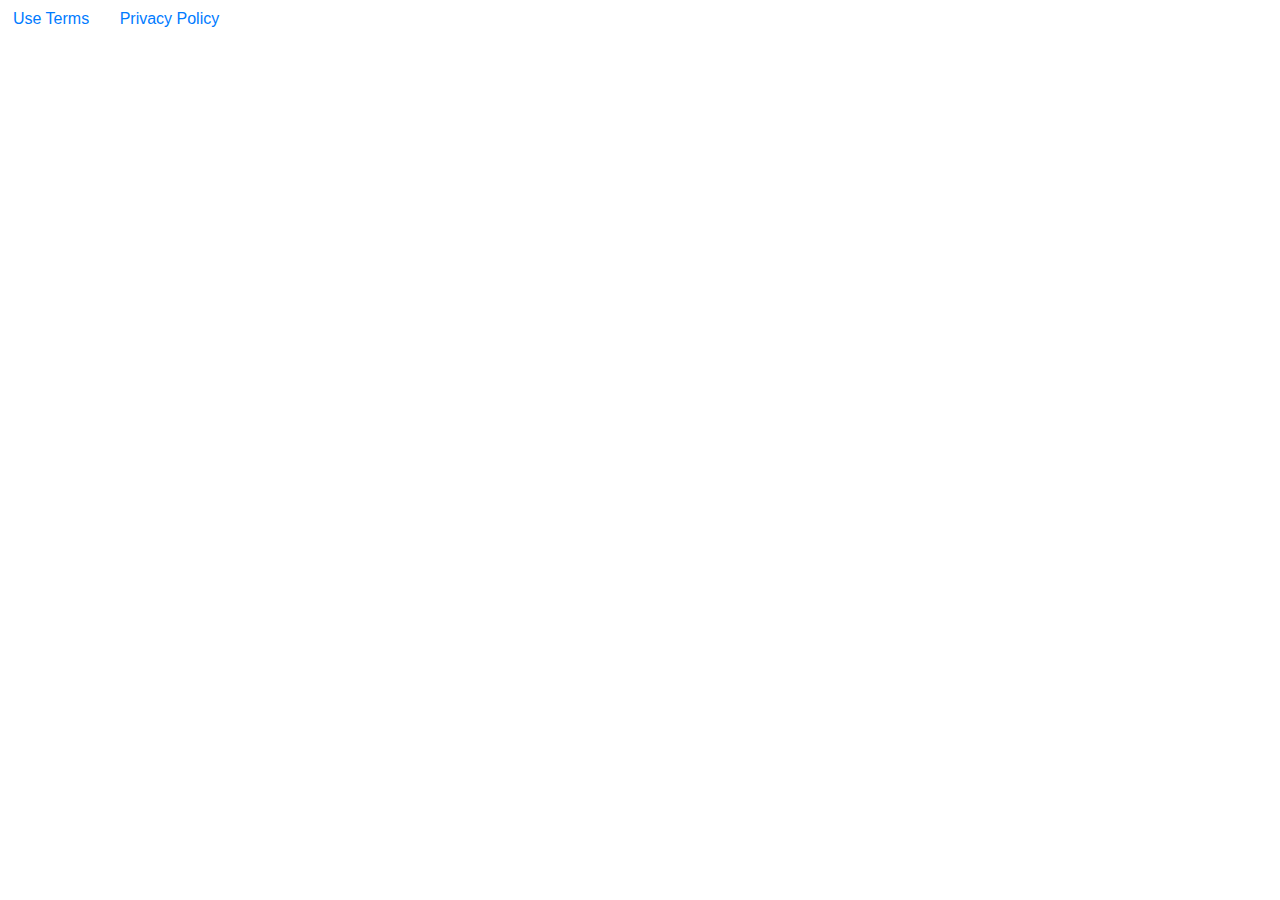
<file: index.html>
<!DOCTYPE HTML>
<html>
	<head>
		<meta charset="utf-8" />
		<meta name="viewport" content="width=device-width, initial-scale=1">
		<link rel="stylesheet" href="./styles//main.css">
		<title>UnMatch</title>
	</head>
	<body>
		<a href="./pages/terms.html" class="btn btn-link">Use Terms</a>
		<a href="./pages/privacy.html" class="btn btn-link">Privacy Policy</a>
	</body>
</html>
</file>
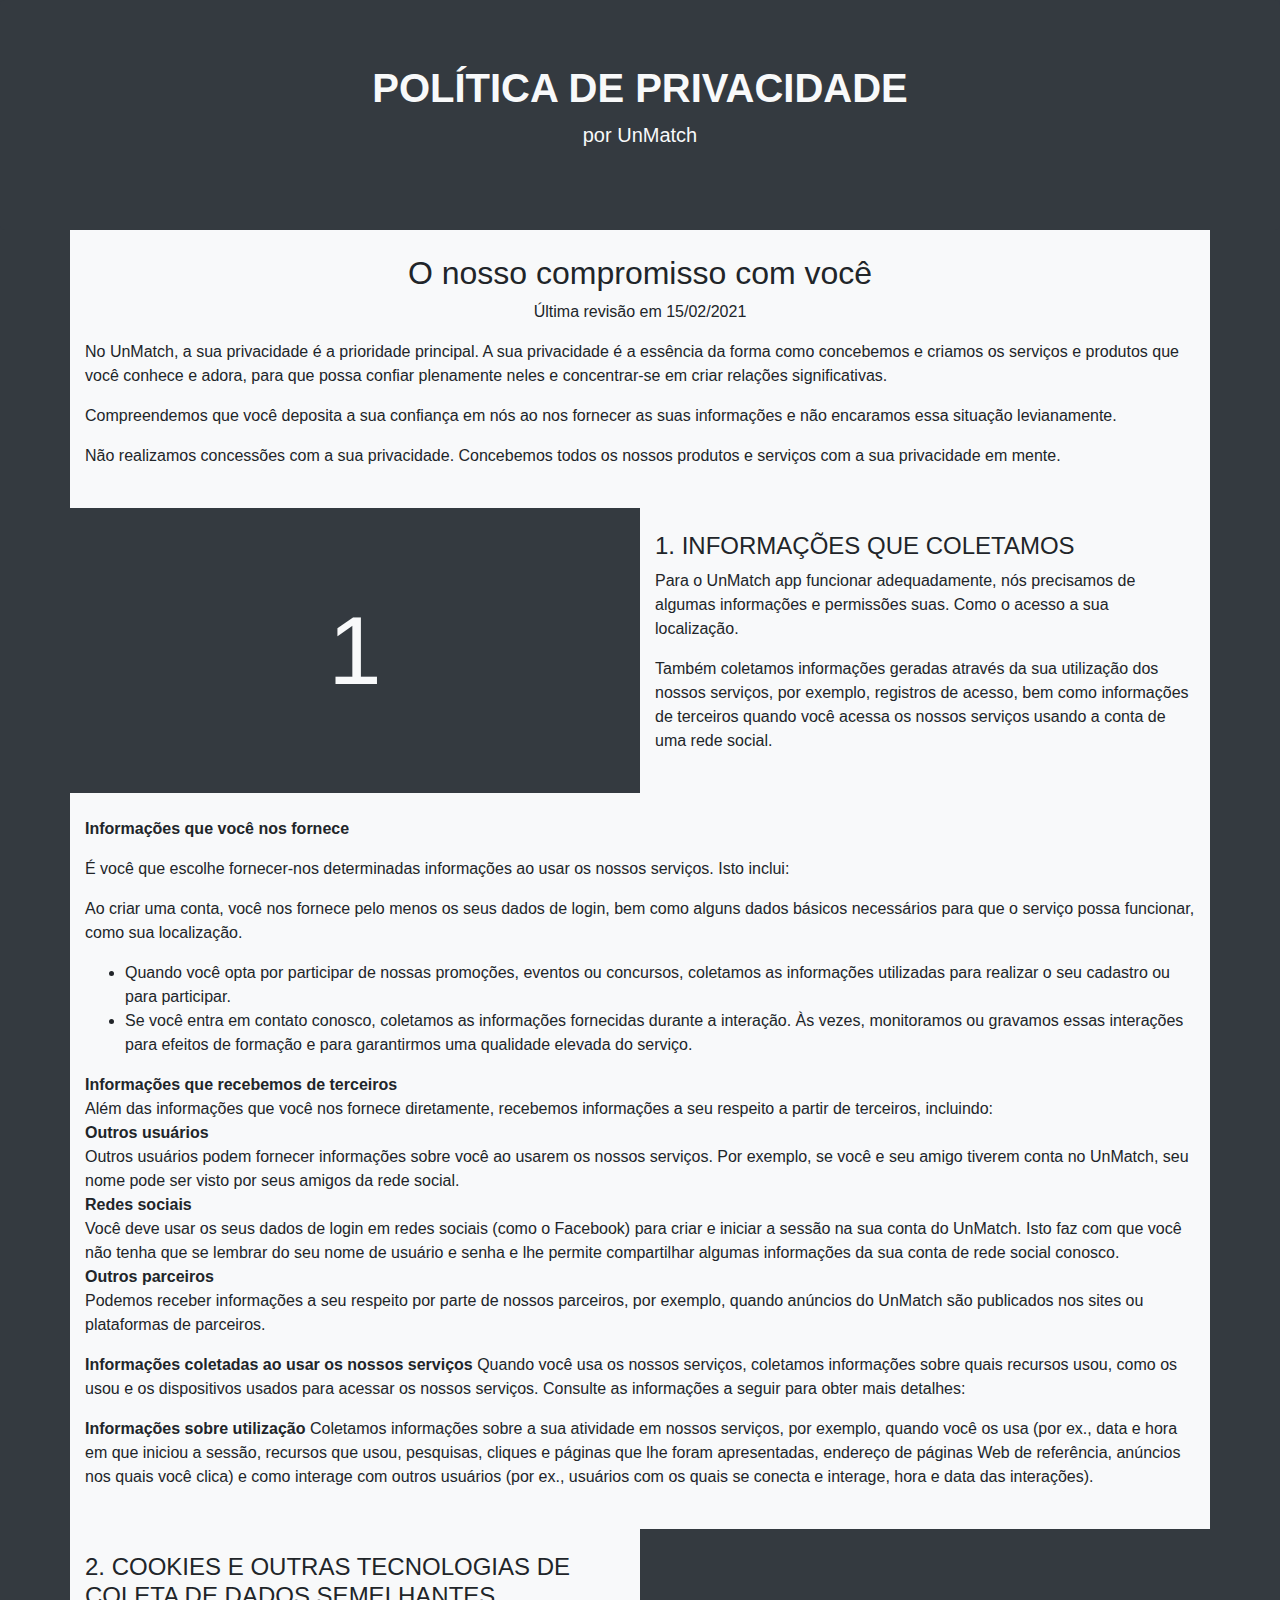
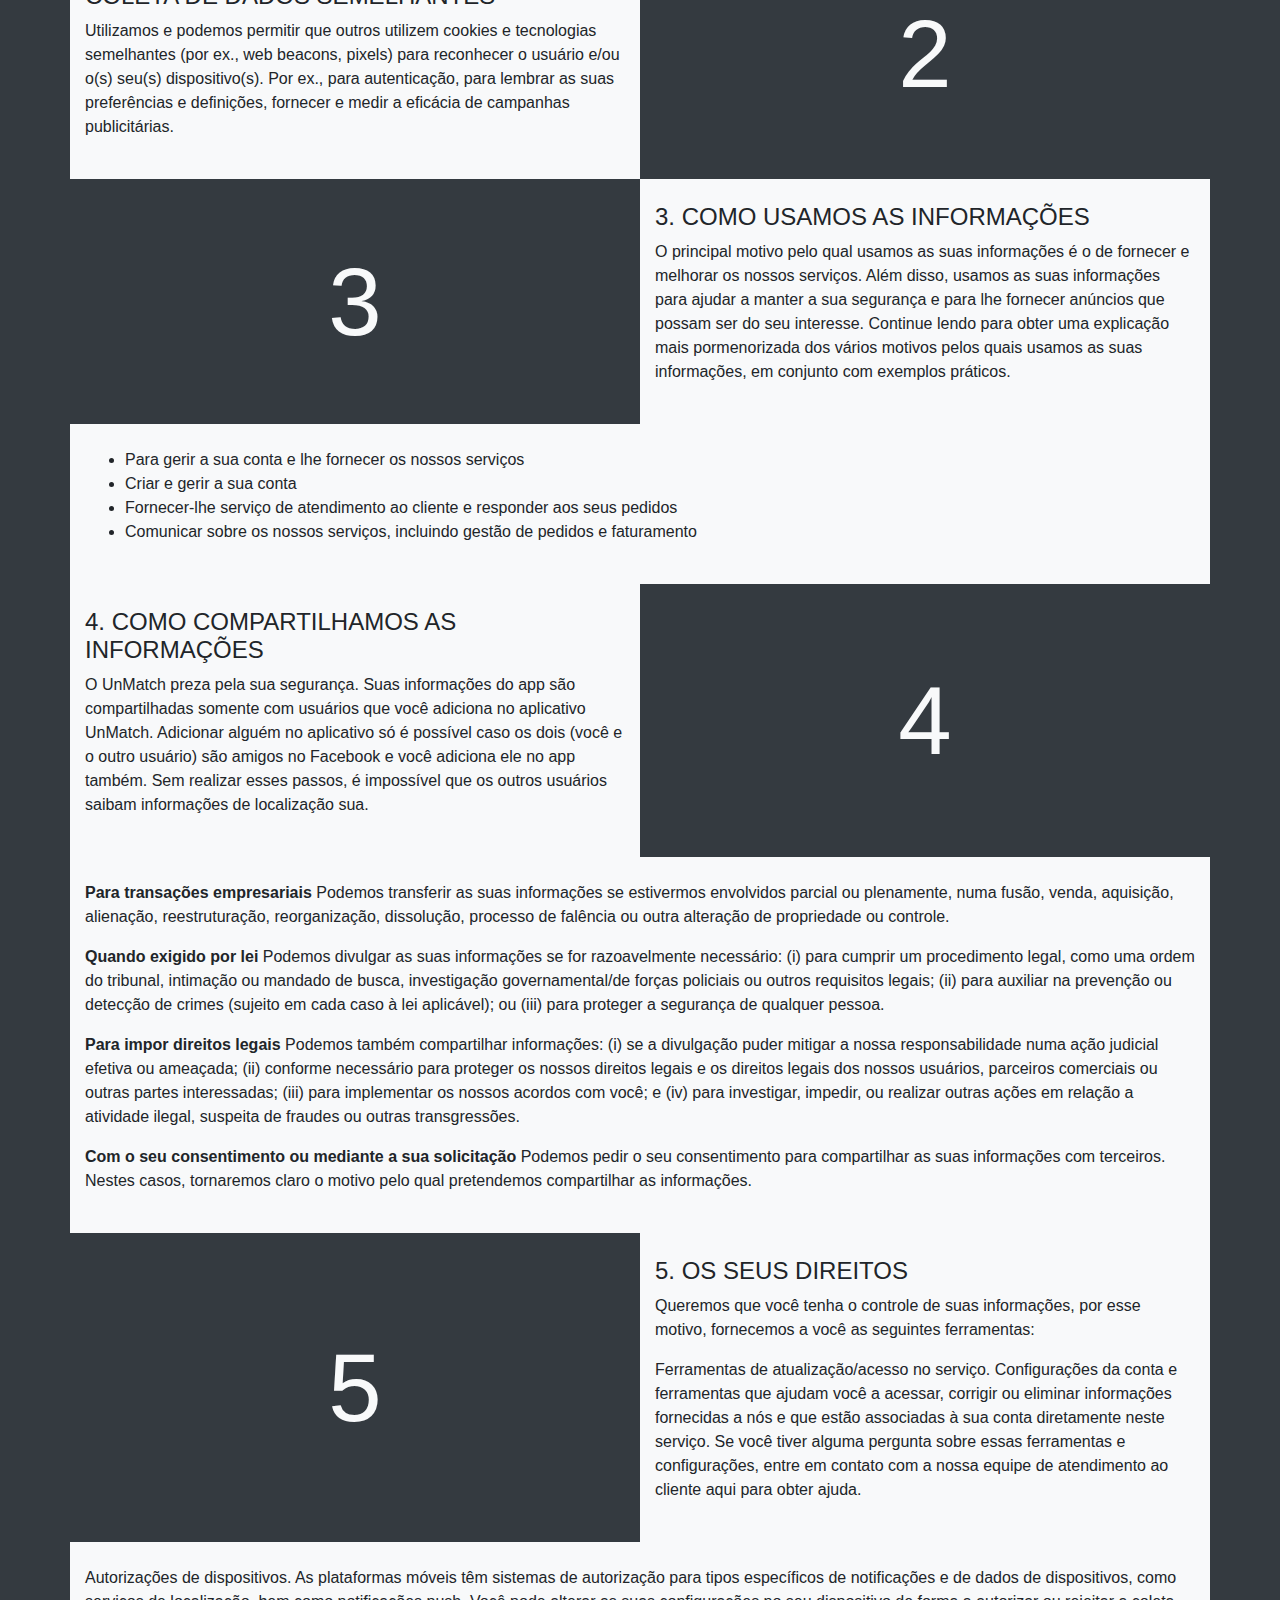
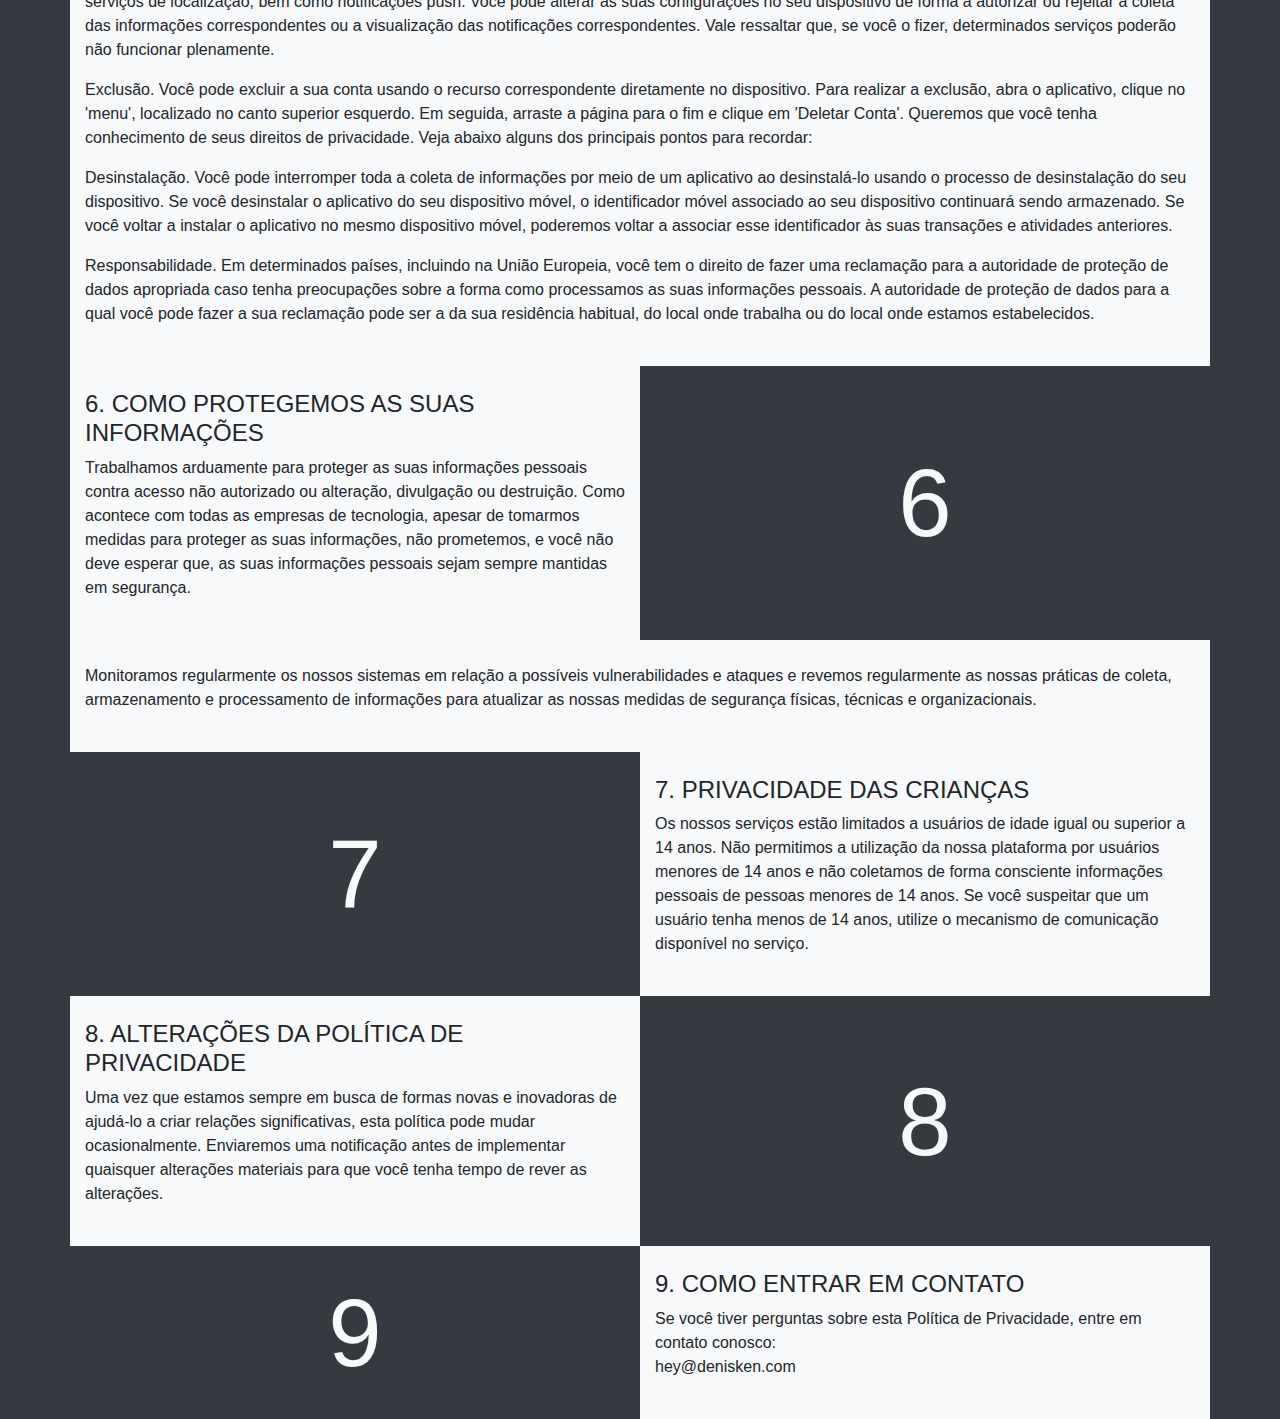
<file: pages/privacy.html>
<!DOCTYPE HTML>
<html lang="pt-br">

<head>
  <title>Privacy Policy</title>
  <meta charset="utf-8" />
  <meta name="viewport" content="width=device-width, initial-scale=1" />
  <link rel="stylesheet" href="../styles/main.css" />
</head>

<body class="bg-dark">
  
  <header class="jumbotron bg-dark my-0">
    <div class="container text-center text-light">
      <h1><strong>POLÍTICA DE PRIVACIDADE</strong></h1>
      <p class="lead">por UnMatch</p>
    </div>
  </header>
  
  <main class="container bg-light">
    <div class="row">
      <section class="container py-4">
        <header class="text-center">
          <h2>O nosso compromisso com você</h2>
          <p class="subtitle is-5">Última revisão em 15/02/2021</p>
        </header>
        <div>
          <p>
            No UnMatch, a sua privacidade é a prioridade principal. A sua privacidade é a essência da forma como concebemos e
            criamos os serviços e produtos que você conhece e adora, para que possa confiar plenamente neles e concentrar-se em
            criar relações significativas.
          </p>
          <p>
            Compreendemos que você deposita a sua confiança em nós ao nos fornecer as suas informações e não encaramos essa situação
            levianamente.
          </p>
          <p>
            Não realizamos concessões com a sua privacidade. Concebemos todos os nossos produtos e serviços com a sua privacidade em
            mente.
          </p>
        </div>
      </section>
      
      <!-- SECTION ONE -->
      <section class="container">
        <div class="row">
          <div class="col-md d-flex align-items-center justify-content-center py-4 bg-dark">
            <span class="text-light display-1">
              <strong>1</strong>
            </span>
          </div>
          
          <div class="col-md py-4">
            <h4>1. INFORMAÇÕES QUE COLETAMOS</h4>
            <p>
              Para o UnMatch app funcionar adequadamente, nós precisamos de algumas informações e permissões suas. Como o acesso a sua localização.  
            </p>
            <p>
              Também coletamos informações geradas através da sua utilização dos nossos serviços, por exemplo, registros de acesso,
              bem como informações de terceiros quando você acessa os nossos serviços usando a conta de uma rede social.
            </p>
          </div>
        </div>
        
        <div class="py-4">
          <p>
            <strong>Informações que você nos fornece</strong>
          </p>
          <p>É você que escolhe fornecer-nos determinadas informações ao usar os nossos serviços. Isto inclui:</p>
          <p>
            Ao criar uma conta, você nos fornece pelo menos os seus dados de login, bem como alguns dados básicos necessários para
            que o serviço possa funcionar, como sua localização.
          </p>
          
          <ul>
            <li>
              Quando você opta por participar de nossas promoções, eventos ou concursos, coletamos as informações utilizadas para
              realizar o seu cadastro ou para participar.
            </li>
            <li>
              Se você entra em contato conosco, coletamos as informações fornecidas durante a
              interação. Às vezes, monitoramos ou gravamos essas interações para efeitos de formação e para garantirmos uma qualidade
              elevada do serviço.
            </li>
          </ul>
          
          <p>
            <strong>Informações que recebemos de terceiros</strong><br>
            Além das informações que você nos fornece diretamente, recebemos informações a seu respeito a partir de terceiros,
            incluindo:<br>
            <strong>Outros usuários</strong><br>
            Outros usuários podem fornecer informações sobre você ao usarem os nossos serviços. Por exemplo, se você e seu amigo
            tiverem conta no UnMatch, seu nome pode ser visto por seus amigos da rede social.<br>
            <strong>Redes sociais</strong><br>
            Você deve usar os seus dados de login em redes sociais (como o Facebook) para criar e iniciar a sessão na sua conta do
            UnMatch. Isto faz com que você não tenha que se lembrar do seu nome de usuário e senha e lhe permite compartilhar
            algumas informações da sua conta de rede social conosco.<br>
            <strong>Outros parceiros</strong><br>
            Podemos receber informações a seu respeito por parte de nossos parceiros, por exemplo, quando anúncios do UnMatch são
            publicados nos sites ou plataformas de parceiros.<br>
          </p>
          <p>
            <strong>Informações coletadas ao usar os nossos serviços</strong>
            Quando você usa os nossos serviços, coletamos informações sobre quais recursos usou, como os usou e os dispositivos
            usados para acessar os nossos serviços. Consulte as informações a seguir para obter mais detalhes:
          </p>
          <p>
            <strong>Informações sobre utilização</strong>
            Coletamos informações sobre a sua atividade em nossos serviços, por exemplo, quando você os usa (por ex., data e hora em
            que iniciou a sessão, recursos que usou, pesquisas, cliques e páginas que lhe foram apresentadas, endereço de páginas
            Web de referência, anúncios nos quais você clica) e como interage com outros usuários (por ex., usuários com os quais se
            conecta e interage, hora e data das interações).
          </p>
        </div>
      </section>
      
      <!-- SECTION TWO -->
      <section class="container">
        <div class="row">
          <div class="col-md py-4">
            <h4>2. COOKIES E OUTRAS TECNOLOGIAS DE COLETA DE DADOS SEMELHANTES</h4>
            <p>
              Utilizamos e podemos permitir que outros utilizem cookies e tecnologias semelhantes (por ex., web beacons, pixels) para
              reconhecer o usuário e/ou o(s) seu(s) dispositivo(s). Por ex., para autenticação, para lembrar as suas preferências e
              definições, fornecer e medir a eficácia de campanhas publicitárias.
            </p>
          </div>
          <div class="col-md d-flex align-items-center justify-content-center py-4 bg-dark">
            <span class="text-light display-1">
              <strong>2</strong>
            </span>
          </div>
        </div>
      </section>
      
      <!-- SECTION THREE -->
      <section class="container">
        <div class="row">
          <div class="col-md d-flex align-items-center justify-content-center py-4 bg-dark">
            <span class="text-light display-1">
              <strong>3</strong>
            </span>
          </div>
          <div class="col-md py-4">
            <h4>3. COMO USAMOS AS INFORMAÇÕES</h4>
            <p>
              O principal motivo pelo qual usamos as suas informações é o de fornecer e melhorar os nossos serviços. Além disso,
              usamos as suas informações para ajudar a manter a sua segurança e para lhe fornecer anúncios que possam ser do seu
              interesse. Continue lendo para obter uma explicação mais pormenorizada dos vários motivos pelos quais usamos as suas
              informações, em conjunto com exemplos práticos.
            </p>
          </div>
        </div>
        
        <div class="py-4">
          <ul>
            <li>Para gerir a sua conta e lhe fornecer os nossos serviços</li>
            <li>Criar e gerir a sua conta</li>
            <li>Fornecer-lhe serviço de atendimento ao cliente e responder aos seus pedidos</li>
            <li>Comunicar sobre os nossos serviços, incluindo gestão de pedidos e faturamento</li>
          </ul>
        </div>
      </section>
      
      <!-- SECTION FOUR -->
      <section class="container">
        <div class="row">
          <div class="col-md py-4">
            <h4>4. COMO COMPARTILHAMOS AS INFORMAÇÕES</h4>
            <p>
              O UnMatch preza pela sua segurança. Suas informações do app são compartilhadas somente com usuários que você adiciona no aplicativo UnMatch.
              Adicionar alguém no aplicativo só é possível caso os dois (você e o outro usuário) são amigos no Facebook e você adiciona ele no app também.
              Sem realizar esses passos, é impossível que os outros usuários saibam informações de localização sua.
            </p>
          </div>
          <div class="col-md d-flex align-items-center justify-content-center py-4 bg-dark">
            <span class="text-light display-1">
              <strong>4</strong>
            </span>
          </div>
        </div>
        
        <div class="py-4">
          <p>
            <strong>Para transações empresariais</strong>
            Podemos transferir as suas informações se estivermos envolvidos parcial ou plenamente, numa fusão, venda, aquisição,
            alienação, reestruturação, reorganização, dissolução, processo de falência ou outra alteração de propriedade ou
            controle.
          </p>
          
          <p>
            <strong>Quando exigido por lei</strong>
            Podemos divulgar as suas informações se for razoavelmente necessário: (i) para cumprir um procedimento legal, como uma
            ordem do tribunal, intimação ou mandado de busca, investigação governamental/de forças policiais ou outros requisitos
            legais; (ii) para auxiliar na prevenção ou detecção de crimes (sujeito em cada caso à lei aplicável); ou (iii) para
            proteger a segurança de qualquer pessoa.
          </p>
          
          <p>
            <strong>Para impor direitos legais</strong>
            Podemos também compartilhar informações: (i) se a divulgação puder mitigar a nossa responsabilidade numa ação judicial
            efetiva ou ameaçada; (ii) conforme necessário para proteger os nossos direitos legais e os direitos legais dos nossos
            usuários, parceiros comerciais ou outras partes interessadas; (iii) para implementar os nossos acordos com você; e (iv)
            para investigar, impedir, ou realizar outras ações em relação a atividade ilegal, suspeita de fraudes ou outras
            transgressões.
          </p>
          
          <p>
            <strong>Com o seu consentimento ou mediante a sua solicitação</strong>
            Podemos pedir o seu consentimento para compartilhar as suas informações com terceiros. Nestes casos, tornaremos claro o
            motivo pelo qual pretendemos compartilhar as informações.
          </p>
        </div>
      </section>

      <!-- SECTION FIVE -->
      <section class="container">
        <div class="row">
          <div class="col-md d-flex align-items-center justify-content-center py-4 bg-dark">
            <span class="text-light display-1">
              <strong>5</strong>
            </span>
          </div>
          <div class="col-md py-4">
            <h4>5. OS SEUS DIREITOS</h4>
            <p>
              Queremos que você tenha o controle de suas informações, por esse motivo, fornecemos a você as seguintes ferramentas:
            </p>
            <p>
              Ferramentas de atualização/acesso no serviço. Configurações da conta e ferramentas que ajudam você a acessar, corrigir
              ou eliminar informações fornecidas a nós e que estão associadas à sua conta diretamente neste serviço. Se você tiver
              alguma pergunta sobre essas ferramentas e configurações, entre em contato com a nossa equipe de atendimento ao cliente
              aqui para obter ajuda.
            </p>
          </div>
        </div>
        
        <div class="py-4">
          <p>
            Autorizações de dispositivos. As plataformas móveis têm sistemas de autorização para tipos específicos de notificações e
            de dados de dispositivos, como serviços de localização, bem como notificações push. Você pode
            alterar as suas configurações no seu dispositivo de forma a autorizar ou rejeitar a coleta das informações
            correspondentes ou a visualização das notificações correspondentes. Vale ressaltar que, se você o fizer, determinados
            serviços poderão não funcionar plenamente.
          </p>

          <p>
            Exclusão. Você pode excluir a sua conta usando o recurso correspondente diretamente no dispositivo.
            Para realizar a exclusão, abra o aplicativo, clique no 'menu', localizado no canto superior esquerdo. Em seguida, arraste
            a página para o fim e clique em 'Deletar Conta'.
            Queremos que você tenha conhecimento de seus direitos de privacidade. Veja abaixo alguns dos principais pontos para
            recordar:
          </p>
          
          <p>
            Desinstalação. Você pode interromper toda a coleta de informações por meio de um aplicativo ao desinstalá-lo usando o
            processo de desinstalação do seu dispositivo. Se você desinstalar o aplicativo do seu dispositivo móvel, o identificador
            móvel associado ao seu dispositivo continuará sendo armazenado. Se você voltar a instalar o aplicativo no mesmo
            dispositivo móvel, poderemos voltar a associar esse identificador às suas transações e atividades anteriores.
          </p>
          
          <p>
            Responsabilidade. Em determinados países, incluindo na União Europeia, você tem o direito de fazer uma reclamação para a
            autoridade de proteção de dados apropriada caso tenha preocupações sobre a forma como processamos as suas informações
            pessoais. A autoridade de proteção de dados para a qual você pode fazer a sua reclamação pode ser a da sua residência
            habitual, do local onde trabalha ou do local onde estamos estabelecidos.
          </p>

        </div>
      </section>

      <!-- SECTION SIX -->
      <section class="container">
        <div class="row">
          <div class="col-md py-4">
            <h4>6. COMO PROTEGEMOS AS SUAS INFORMAÇÕES</h4>
            <p>
              Trabalhamos arduamente para proteger as suas informações pessoais contra acesso não autorizado ou alteração, divulgação
              ou destruição. Como acontece com todas as empresas de tecnologia, apesar de tomarmos medidas para proteger as suas
              informações, não prometemos, e você não deve esperar que, as suas informações pessoais sejam sempre mantidas em
              segurança.
            </p>
          </div>

          <div class="col-md d-flex align-items-center justify-content-center py-4 bg-dark">
            <span class="text-light display-1">
              <strong>6</strong>
            </span>
          </div>
        </div>
        
        <div class="py-4">
          <p>
            Monitoramos regularmente os nossos sistemas em relação a possíveis vulnerabilidades e ataques e revemos regularmente as
            nossas práticas de coleta, armazenamento e processamento de informações para atualizar as nossas medidas de segurança
            físicas, técnicas e organizacionais.
          </p>        
        </div>
      </section>
      
      <!-- SECTION SEVEN -->
      <section class="container">
        <div class="row">
          <div class="col-md d-flex align-items-center justify-content-center py-4 bg-dark">
            <span class="text-light display-1">
              <strong>7</strong>
            </span>
          </div>
          
          <div class="col-md py-4">
            <h4>7. PRIVACIDADE DAS CRIANÇAS</h4>
            <p>
              Os nossos serviços estão limitados a usuários de idade igual ou superior a 14 anos. Não permitimos a utilização da nossa
              plataforma por usuários menores de 14 anos e não coletamos de forma consciente informações pessoais de pessoas menores
              de 14 anos. Se você suspeitar que um usuário tenha menos de 14 anos, utilize o mecanismo de comunicação disponível no
              serviço.
            </p>
          </div>
        </div>
      </section>
      
      <!-- SECTION EIGHT -->
      <section class="container">
        <div class="row">
          <div class="col-md py-4">
            <h4>8. ALTERAÇÕES DA POLÍTICA DE PRIVACIDADE</h4>        
            <p>
              Uma vez que estamos sempre em busca de formas novas e inovadoras de ajudá-lo a criar relações significativas, esta
              política pode mudar ocasionalmente. Enviaremos uma notificação antes de implementar quaisquer alterações materiais para
              que você tenha tempo de rever as alterações.
            </p>
          </div>

          <div class="col-md d-flex align-items-center justify-content-center py-4 bg-dark">
            <span class="text-light display-1">
              <strong>8</strong>
            </span>
          </div>
        </div>
      </section>
      
      <!-- SECTION NINE -->
      <section class="container">
        <div class="row">
          <div class="col-md d-flex align-items-center justify-content-center py-4 bg-dark">
            <span class="text-light display-1">
              <strong>9</strong>
            </span>
          </div>
          <div class="col-md py-4">
            <h4>9. COMO ENTRAR EM CONTATO</h4>
            <p>
              Se você tiver perguntas sobre esta Política de Privacidade, entre em contato conosco:
              <br>              
              hey@denisken.com
            </p>
          </div>
        </div>
      </section>

    </div>
  </main>  
</body>
</html>
</file>
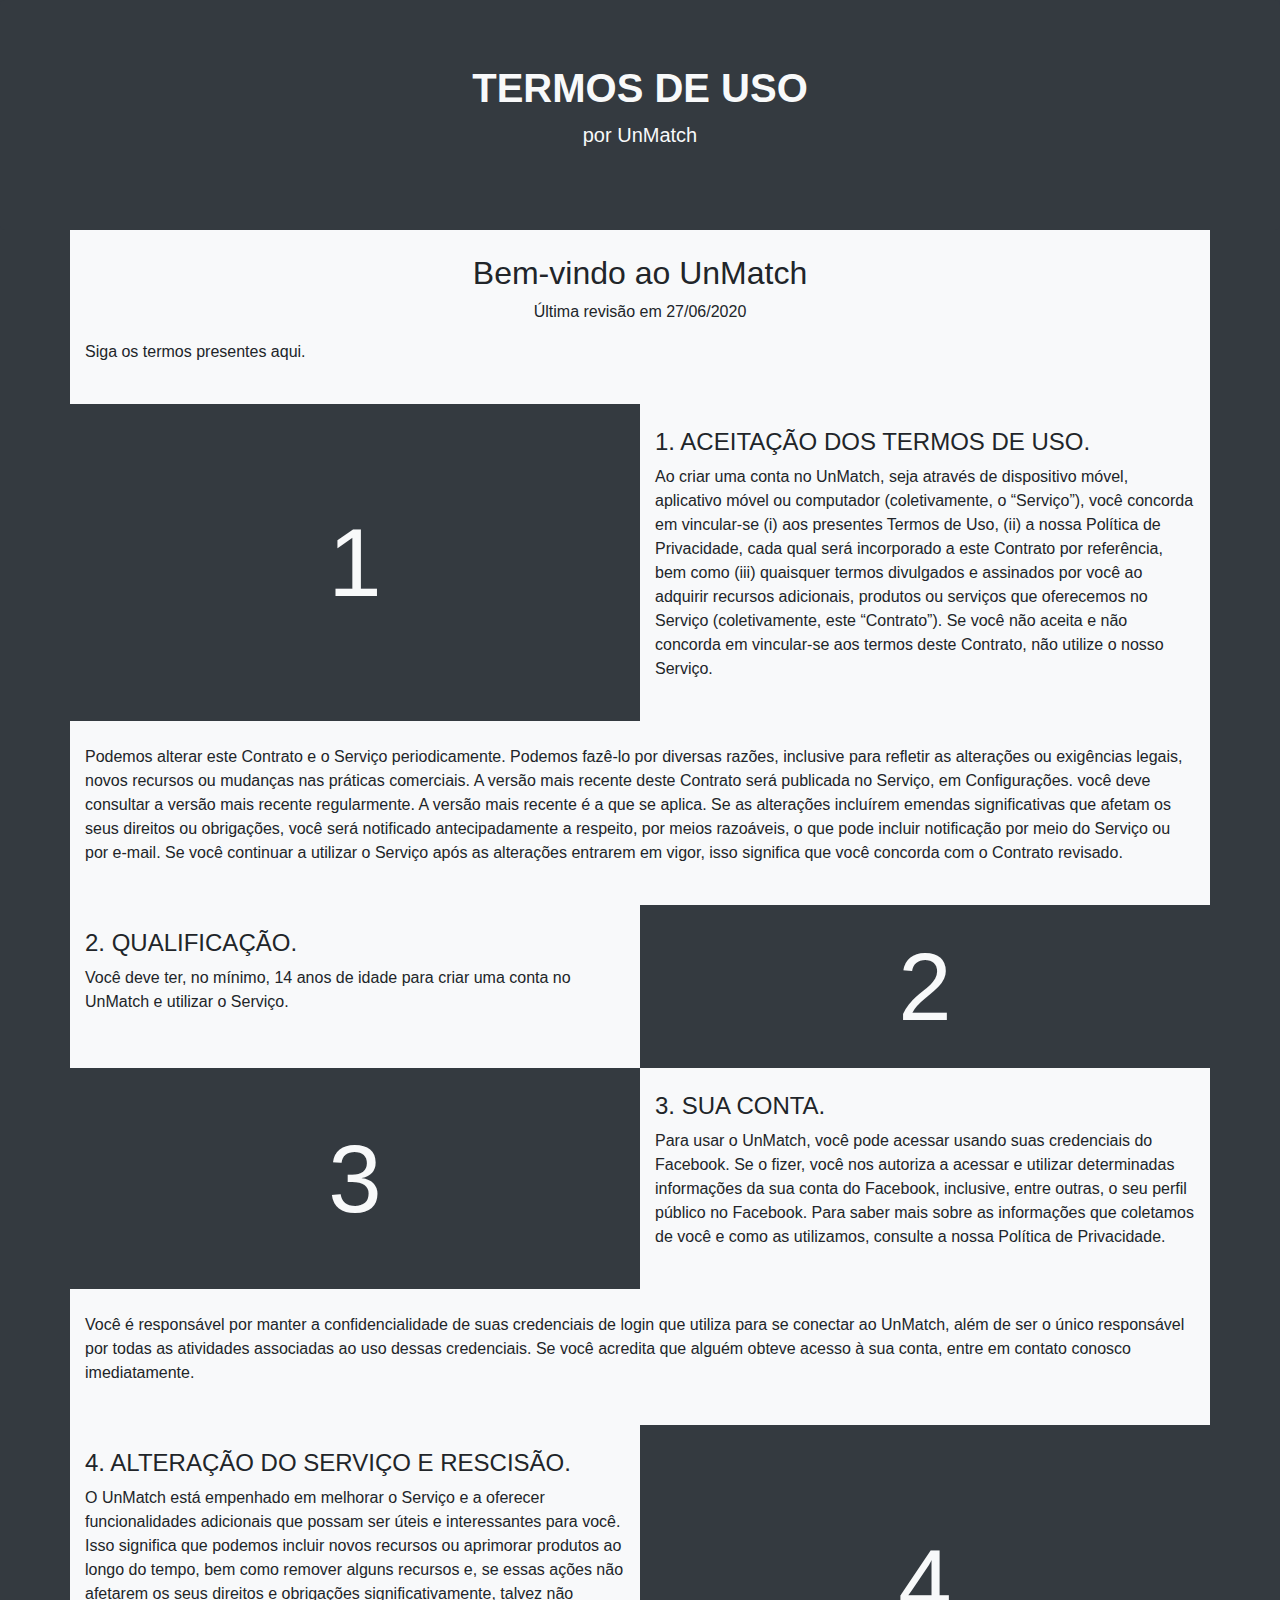
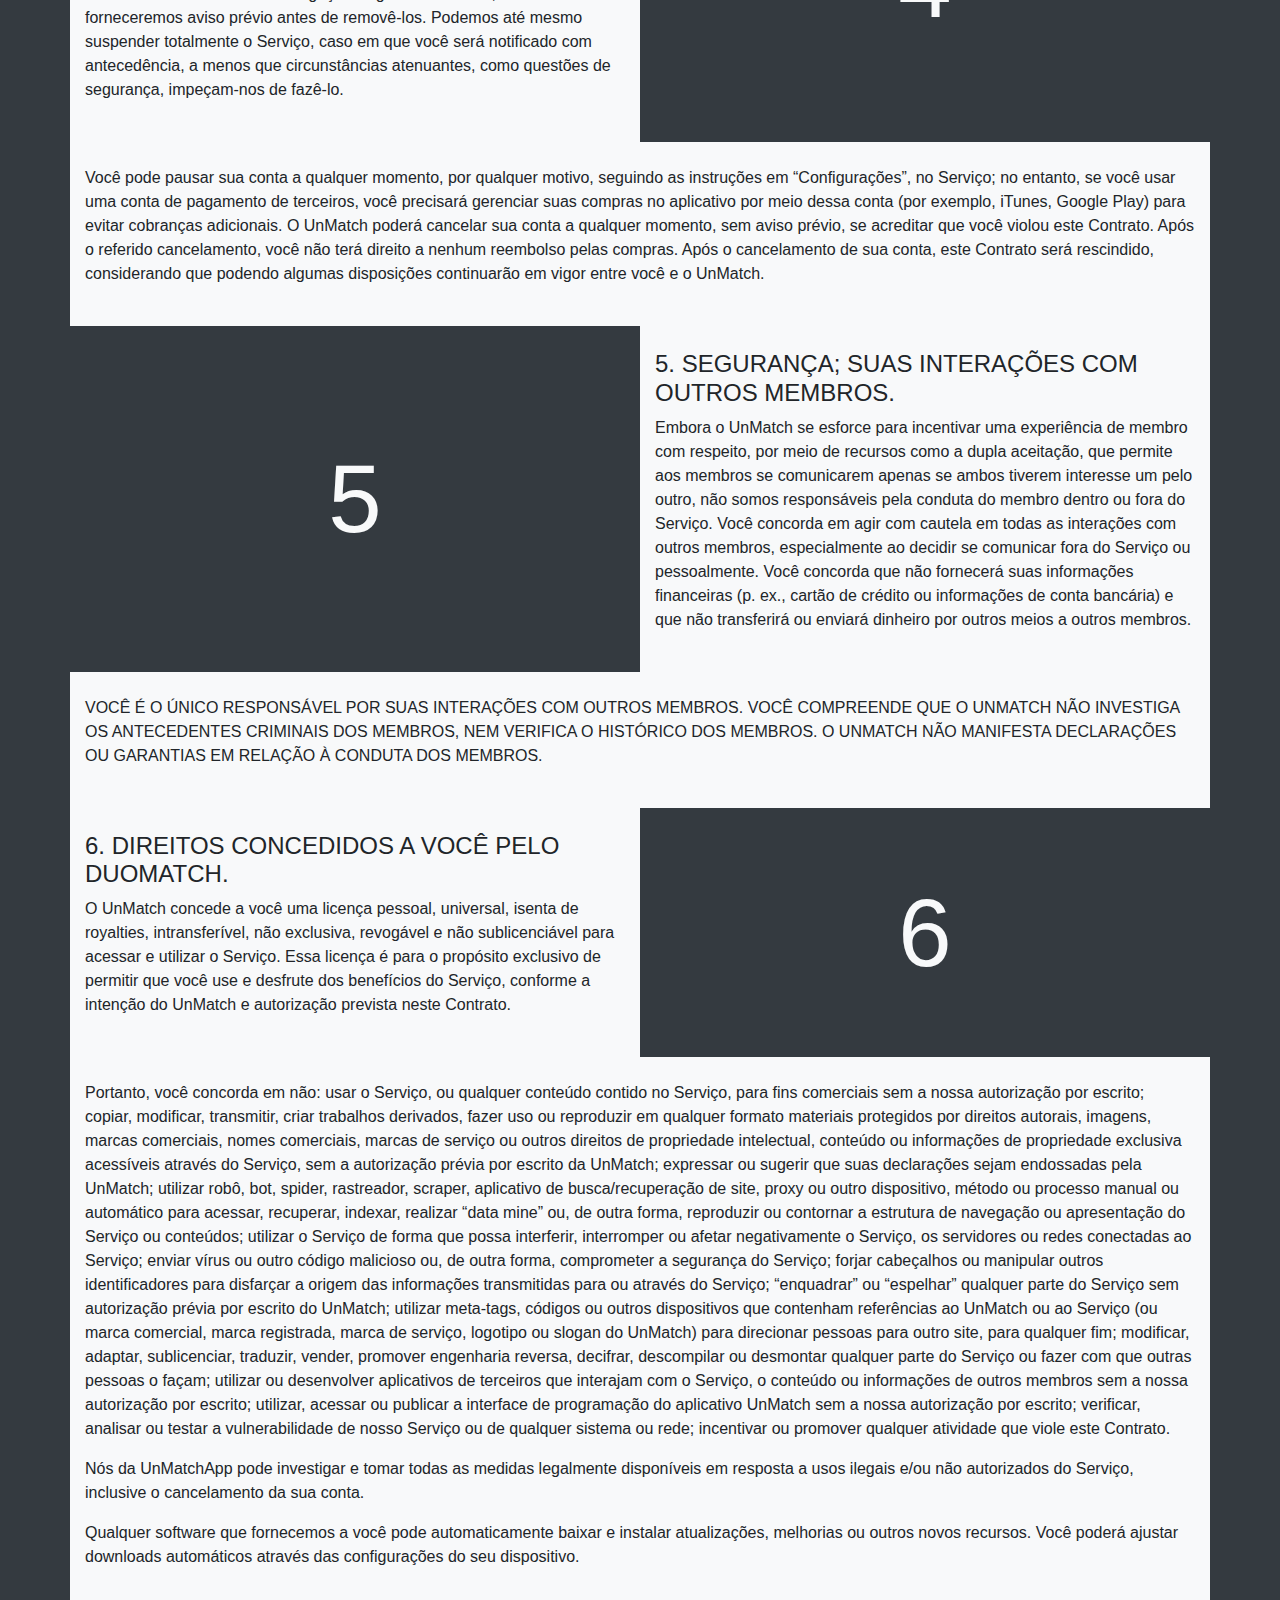
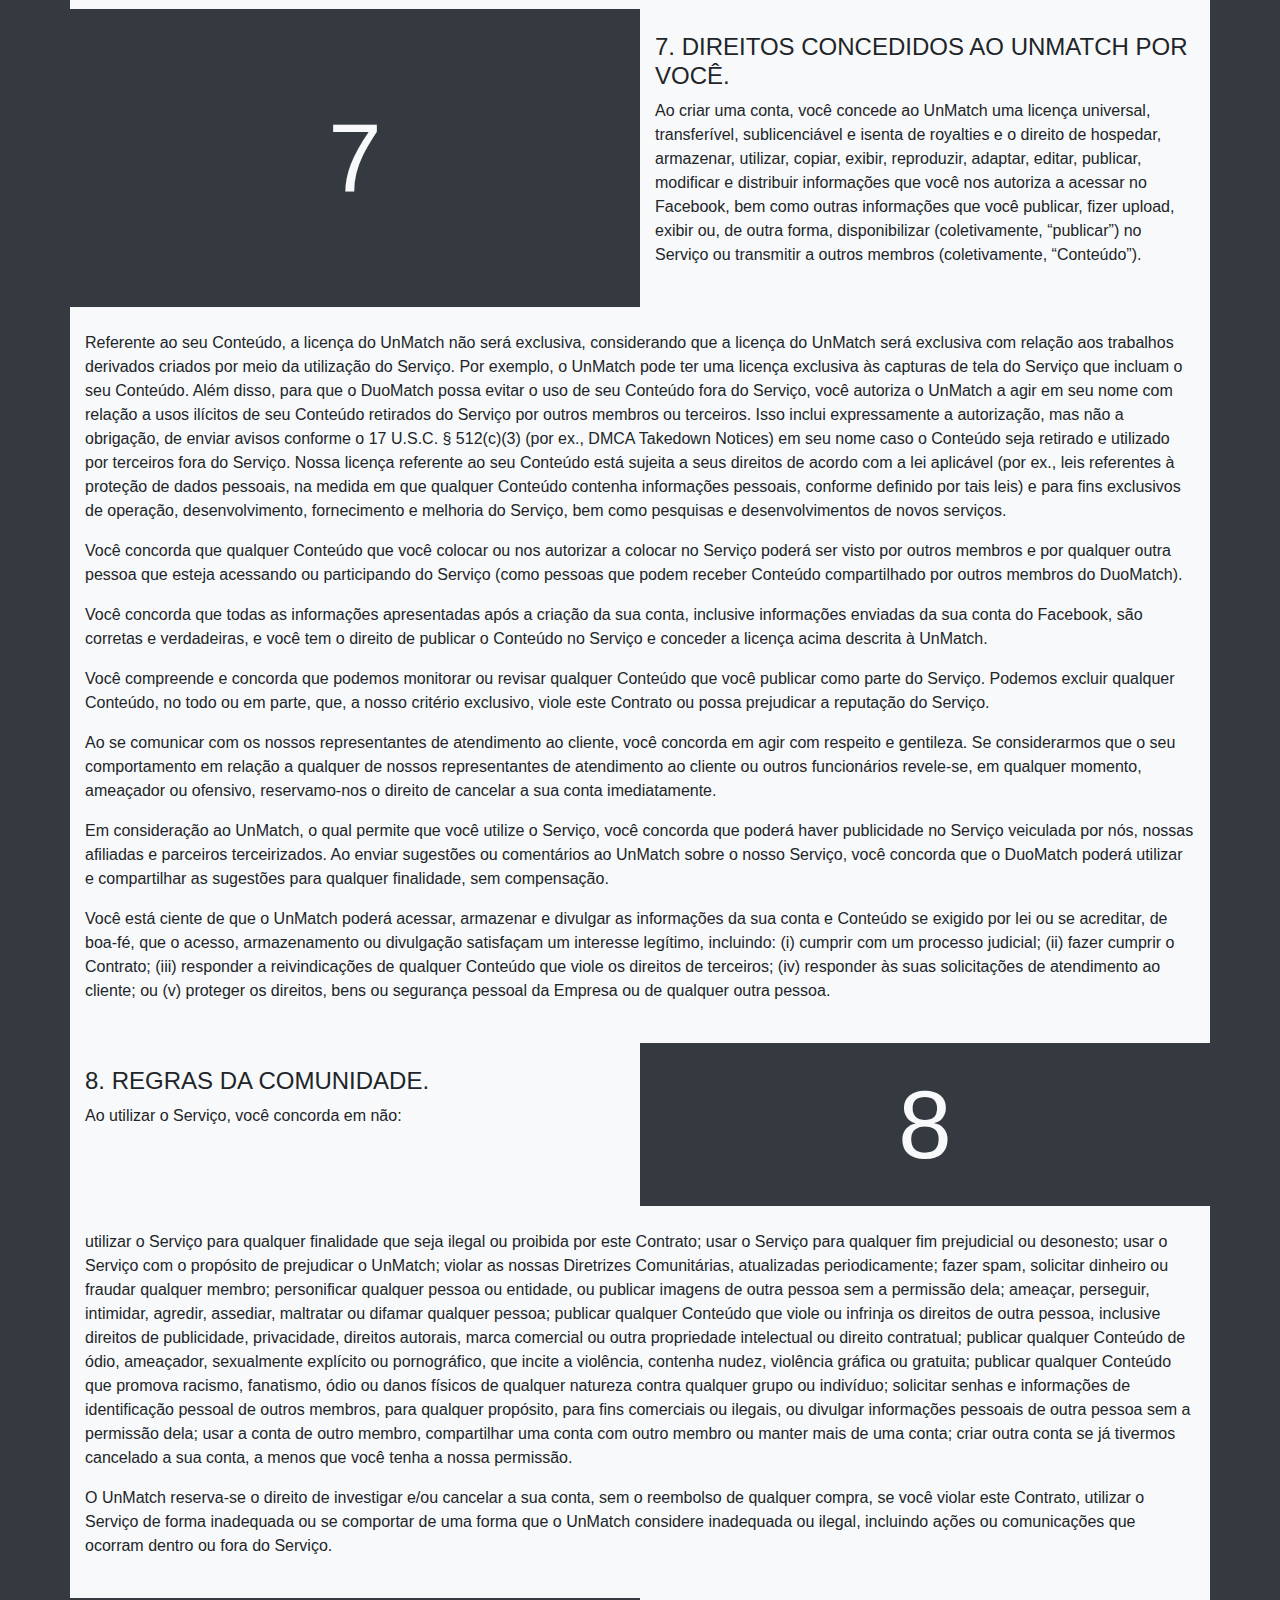
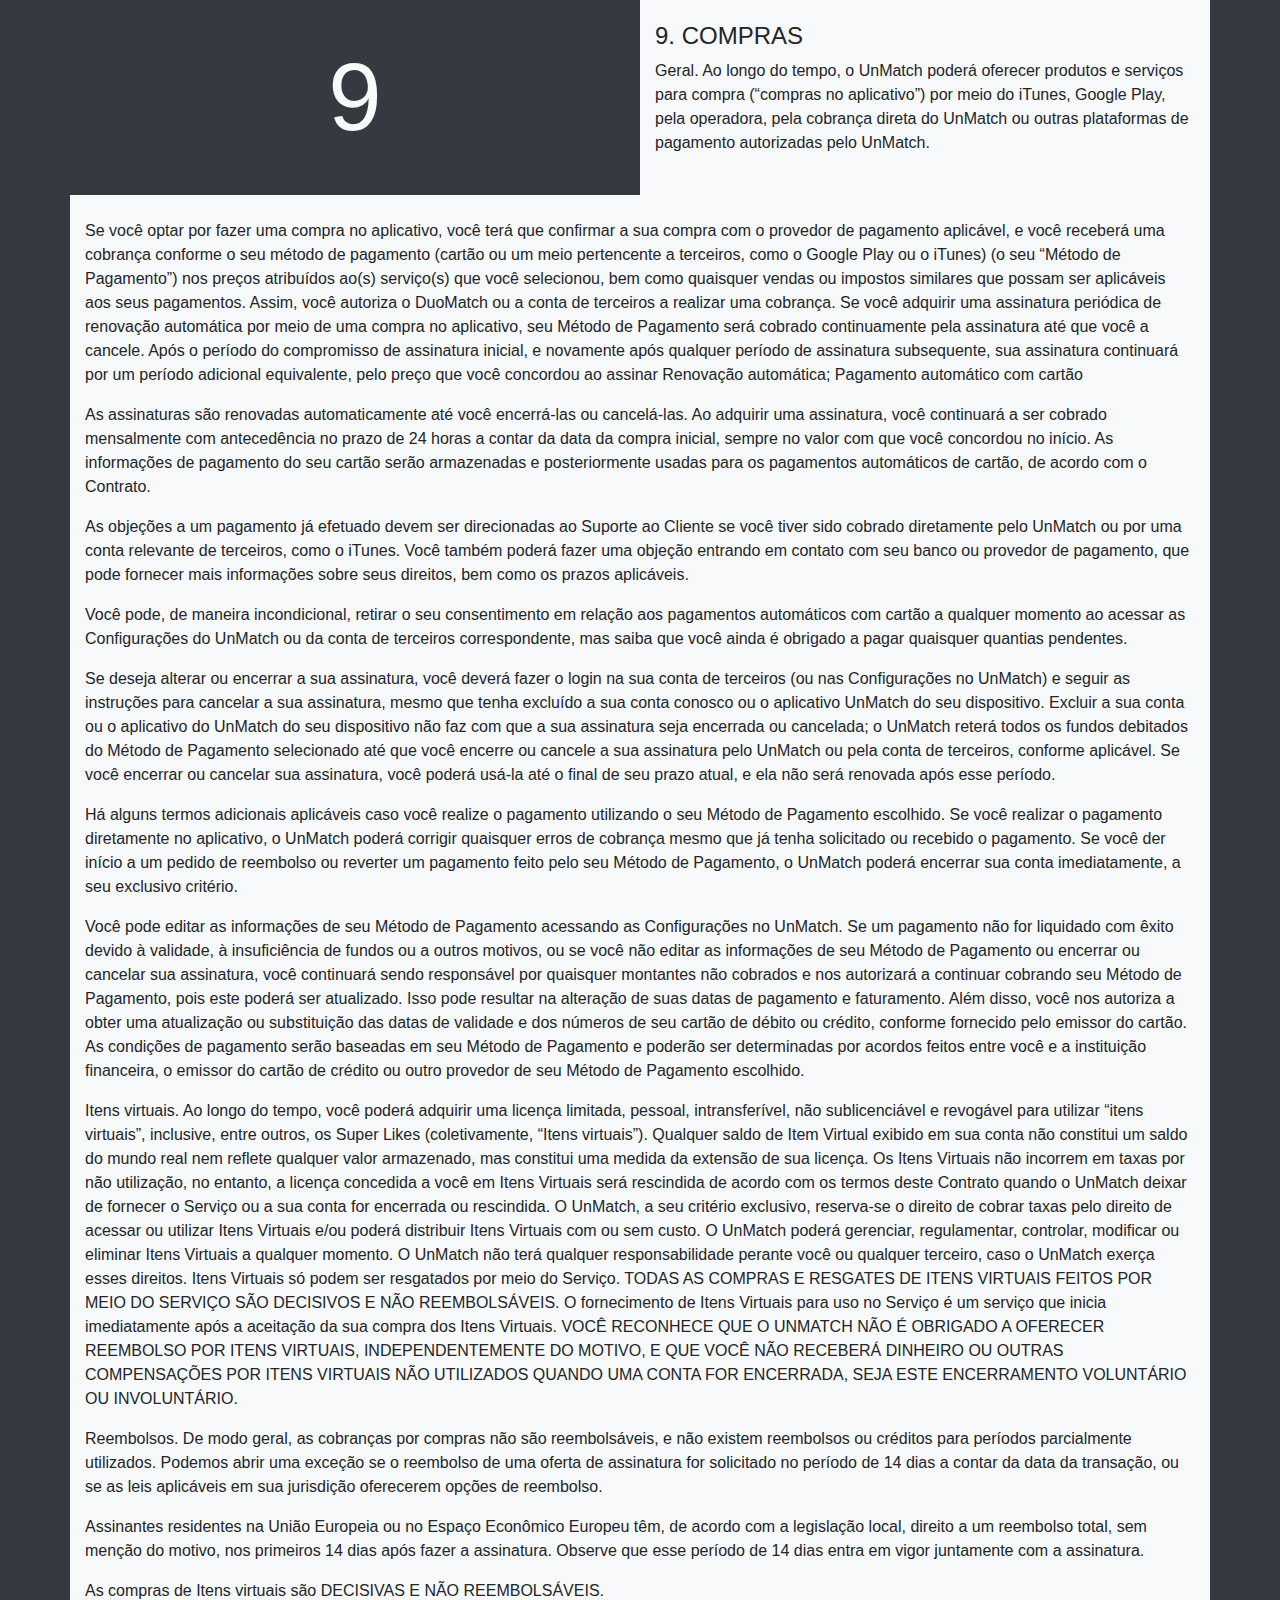
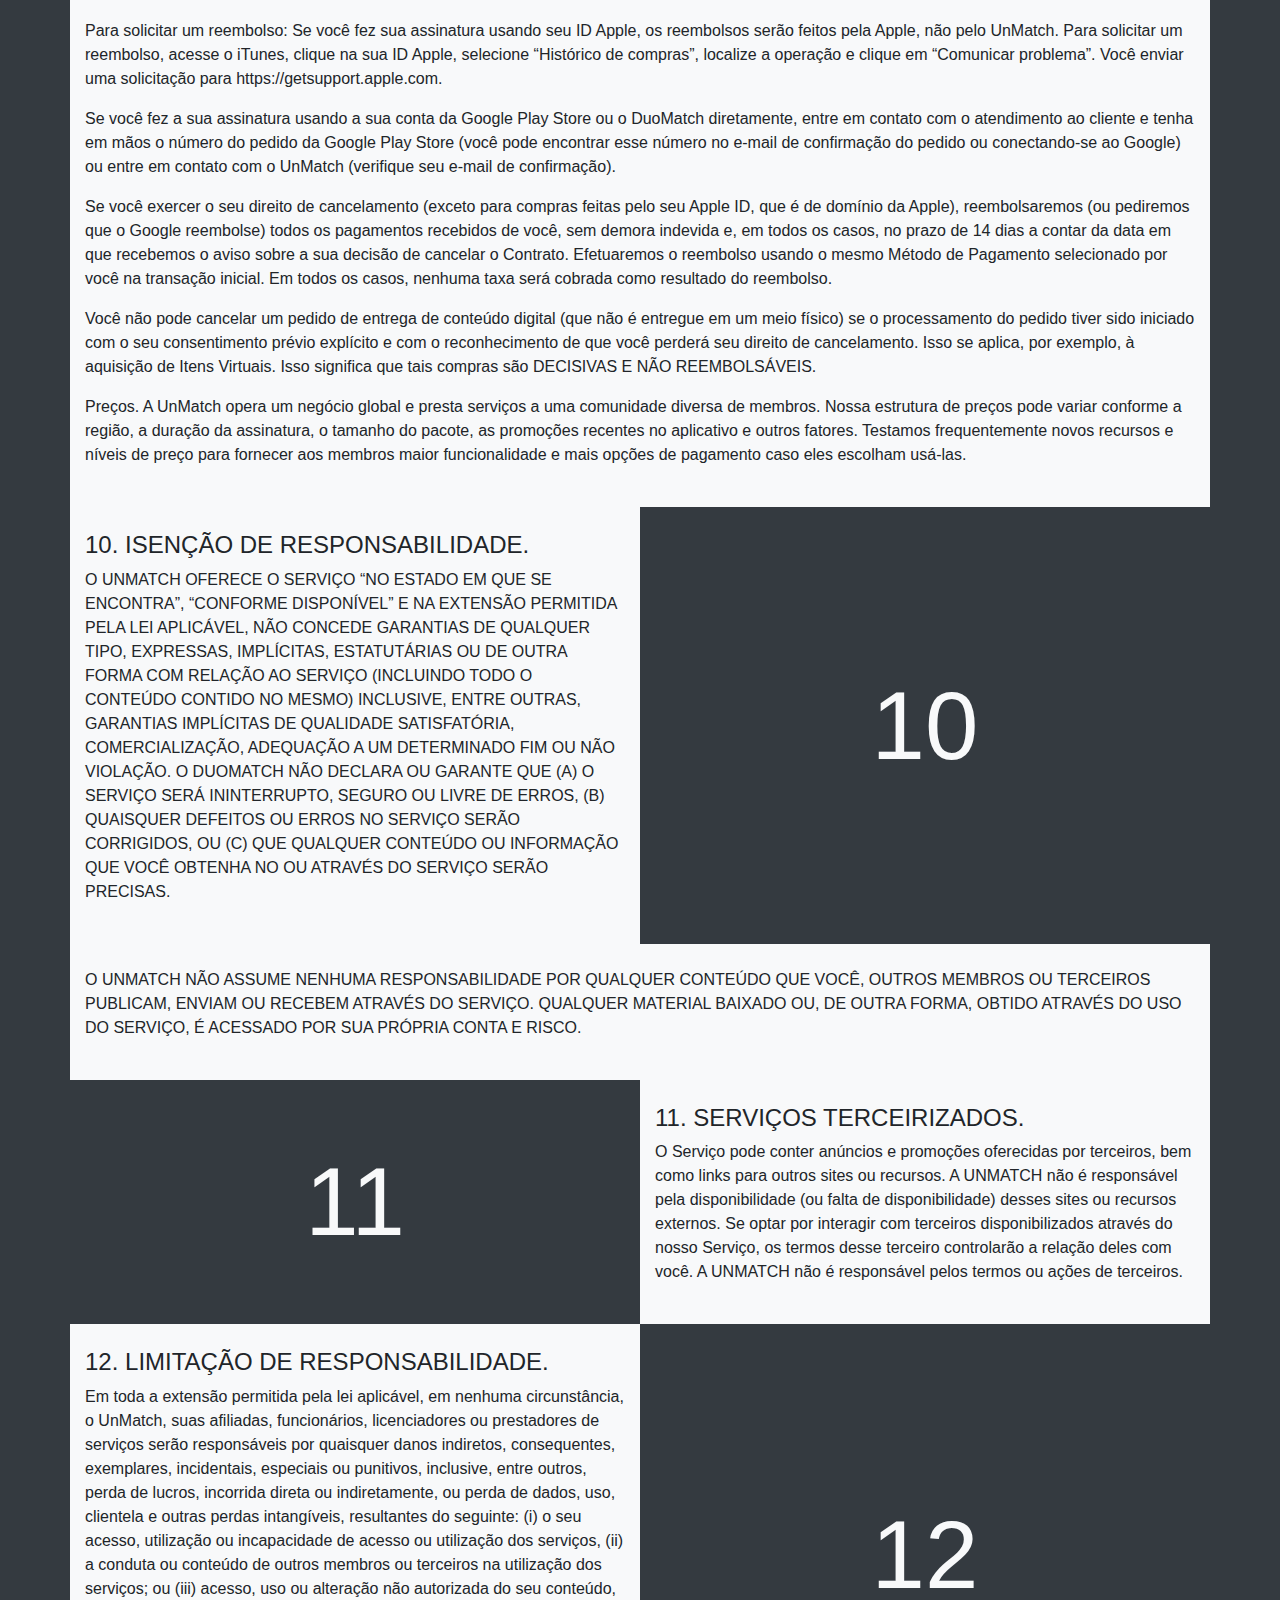
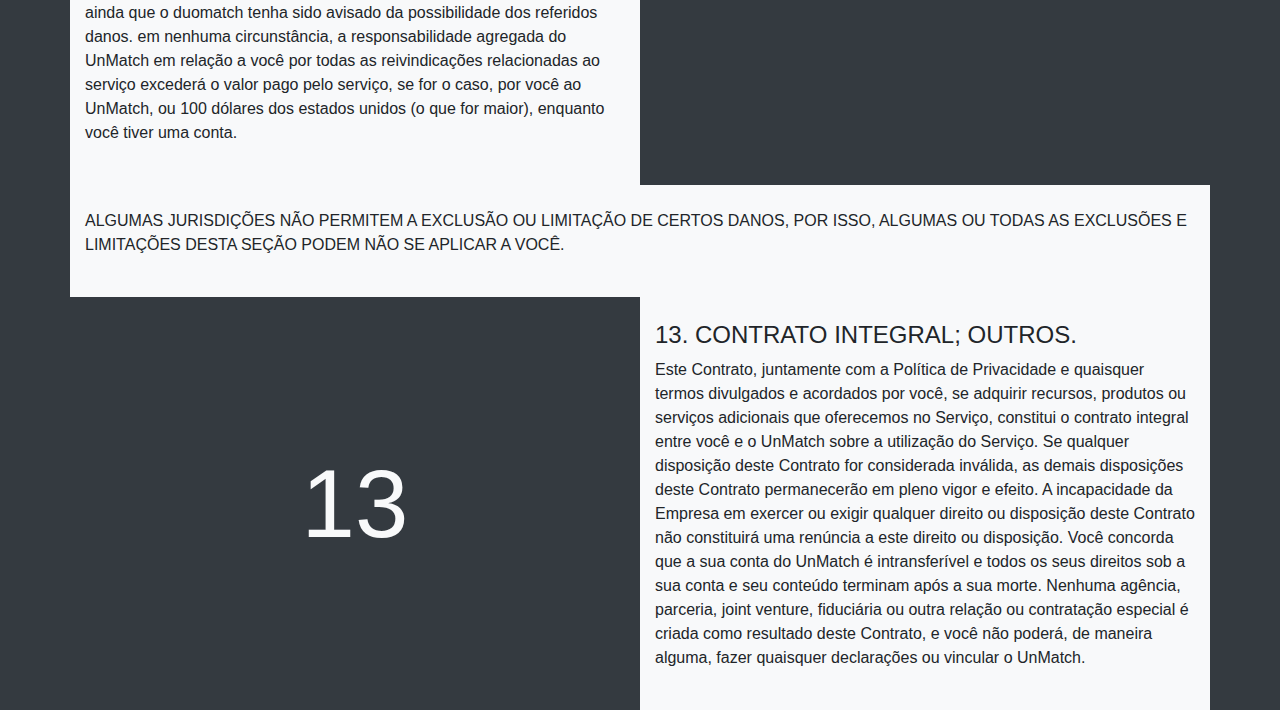
<file: pages/terms.html>
<!DOCTYPE HTML>
<html lang="pt-br">

<head>
  <meta charset="utf-8" />
  <meta name="viewport" content="width=device-width, initial-scale=1" />
  <link rel="stylesheet" href="../styles/main.css" />
  <title>Use Terms</title>
</head>

<body class="bg-dark">
  
  <header class="jumbotron bg-dark my-0">
    <div class="container text-center text-light">
      <h1><strong>TERMOS DE USO</strong></h1>
      <p class="lead">por UnMatch</p>
    </div>
  </header>
  
  <main class="container bg-light">
    <div class="row">
      <section class="container py-4">
        <header class="text-center">
          <h2>Bem-vindo ao UnMatch</h2>
          <p class="subtitle is-5">Última revisão em 27/06/2020</p>
        </header>
        <div>
          <p>
            Siga os termos presentes aqui.
          </p>
        </div>
      </section>
      
      <!-- SECTION ONE -->
      <section class="container">
        <div class="row">
          <div class="col-md d-flex align-items-center justify-content-center py-4 bg-dark">
            <span class="text-light display-1">
              <strong>1</strong>
            </span>
          </div>
          <div class="col-md py-4">
            <h4>1. ACEITAÇÃO DOS TERMOS DE USO.</h4>
            <p>
              Ao criar uma conta no UnMatch, seja através de dispositivo móvel, aplicativo móvel ou computador (coletivamente, o
              “Serviço”), você concorda em vincular-se (i) aos presentes Termos de Uso, (ii) a nossa Política de Privacidade, cada
              qual será incorporado a este Contrato por referência, bem como (iii) quaisquer termos divulgados e assinados por você ao
              adquirir recursos adicionais, produtos ou serviços que oferecemos no Serviço (coletivamente, este “Contrato”). Se você
              não aceita e não concorda em vincular-se aos termos deste Contrato, não utilize o nosso Serviço.
            </p>
          </div>
        </div>
        
        <div class="py-4">
          <p>
            Podemos alterar este Contrato e o Serviço periodicamente. Podemos fazê-lo por diversas razões, inclusive para refletir
            as alterações ou exigências legais, novos recursos ou mudanças nas práticas comerciais. A versão mais recente deste
            Contrato será publicada no Serviço, em Configurações. você deve consultar a versão mais recente regularmente. A versão
            mais recente é a que se aplica. Se as alterações incluírem emendas significativas que afetam os seus direitos ou
            obrigações, você será notificado antecipadamente a respeito, por meios razoáveis, o que pode incluir notificação por
            meio do Serviço ou por e-mail. Se você continuar a utilizar o Serviço após as alterações entrarem em vigor, isso
            significa que você concorda com o Contrato revisado.
          </p>
        </div>
      </section>
      
      <!-- SECTION TWO -->
      <section class="container">
        <div class="row">
          <div class="col-md py-4">
            <h4>2. QUALIFICAÇÃO.</h4>
            <p>
              Você deve ter, no mínimo, 14 anos de idade para criar uma conta no UnMatch e utilizar o Serviço.
            </p>
          </div>
          <div class="col-md d-flex align-items-center justify-content-center py-4 bg-dark">
            <span class="text-light display-1">
              <strong>2</strong>
            </span>
          </div>
        </div>
      </section>
      
      <!-- SECTION THREE -->
      <section class="container">
        <div class="row">
          <div class="col-md d-flex align-items-center justify-content-center py-4 bg-dark">
            <span class="text-light display-1">
              <strong>3</strong>
            </span>
          </div>
          <div class="col-md py-4">
            <h4>3. SUA CONTA.</h4>
            <p>
              Para usar o UnMatch, você pode acessar usando suas credenciais do Facebook. Se o fizer, você nos autoriza a acessar e
              utilizar determinadas informações da sua conta do Facebook, inclusive, entre outras, o seu perfil público no Facebook.
              Para saber mais sobre as informações que coletamos de você e como as utilizamos, consulte a nossa Política de
              Privacidade.
            </p>
          </div>
        </div>
        
        <div class="py-4">
          <p>
            Você é responsável por manter a confidencialidade de suas credenciais de login que utiliza para se conectar ao UnMatch,
            além de ser o único responsável por todas as atividades associadas ao uso dessas credenciais. Se você acredita que
            alguém obteve acesso à sua conta, entre em contato conosco imediatamente.
          </p>
        </div>
      </section>
      
      <!-- SECTION FOUR -->
      <section class="container">
        <div class="row">
          <div class="col-md py-4">
            <h4>4. ALTERAÇÃO DO SERVIÇO E RESCISÃO.</h4>
            <p>
              O UnMatch está empenhado em melhorar o Serviço e a oferecer funcionalidades adicionais que possam ser úteis e
              interessantes para você. Isso significa que podemos incluir novos recursos ou aprimorar produtos ao longo do tempo, bem
              como remover alguns recursos e, se essas ações não afetarem os seus direitos e obrigações significativamente, talvez não
              forneceremos aviso prévio antes de removê-los. Podemos até mesmo suspender totalmente o Serviço, caso em que você será
              notificado com antecedência, a menos que circunstâncias atenuantes, como questões de segurança, impeçam-nos de fazê-lo.
            </p>
          </div>
          <div class="col-md d-flex align-items-center justify-content-center py-4 bg-dark">
            <span class="text-light display-1">
              <strong>4</strong>
            </span>
          </div>
        </div>
        
        <div class="py-4">
          <p>
            Você pode pausar sua conta a qualquer momento, por qualquer motivo, seguindo as instruções em “Configurações”, no
            Serviço; no entanto, se você usar uma conta de pagamento de terceiros, você precisará gerenciar suas compras no
            aplicativo por meio dessa conta (por exemplo, iTunes, Google Play) para evitar cobranças adicionais. O UnMatch poderá
            cancelar sua conta a qualquer momento, sem aviso prévio, se acreditar que você violou este Contrato. Após o referido
            cancelamento, você não terá direito a nenhum reembolso pelas compras. Após o cancelamento de sua conta, este Contrato
            será rescindido, considerando que podendo algumas disposições continuarão em vigor entre você e o UnMatch.
          </p>
        </div>
      </section>
      
      <!-- SECTION FIVE -->
      <section class="container">
        <div class="row">
          <div class="col-md d-flex align-items-center justify-content-center py-4 bg-dark">
            <span class="text-light display-1">
              <strong>5</strong>
            </span>
          </div>
          <div class="col-md py-4">
            <h4>5. SEGURANÇA; SUAS INTERAÇÕES COM OUTROS MEMBROS.</h4>
            <p>
              Embora o UnMatch se esforce para incentivar uma experiência de membro com respeito, por meio de recursos como a dupla
              aceitação, que permite aos membros se comunicarem apenas se ambos tiverem interesse um pelo outro, não somos
              responsáveis pela conduta do membro dentro ou fora do Serviço. Você concorda em agir com cautela em todas as interações
              com outros membros, especialmente ao decidir se comunicar fora do Serviço ou pessoalmente. Você concorda que não
              fornecerá suas informações financeiras (p. ex., cartão de crédito ou informações de conta bancária) e que não
              transferirá ou enviará dinheiro por outros meios a outros membros.
            </p>
          </div>
        </div>
        
        <div class="py-4">
          <p>
            VOCÊ É O ÚNICO RESPONSÁVEL POR SUAS INTERAÇÕES COM OUTROS MEMBROS. VOCÊ COMPREENDE QUE O UNMATCH NÃO INVESTIGA OS
            ANTECEDENTES CRIMINAIS DOS MEMBROS, NEM VERIFICA O HISTÓRICO DOS MEMBROS. O UNMATCH NÃO MANIFESTA DECLARAÇÕES OU
            GARANTIAS EM RELAÇÃO À CONDUTA DOS MEMBROS.
          </p>
          
        </div>
      </section>
      
      <!-- SECTION SIX -->
      <section class="container">
        <div class="row">
          <div class="col-md py-4">
            <h4>6. DIREITOS CONCEDIDOS A VOCÊ PELO DUOMATCH.</h4>
            <p>
              O UnMatch concede a você uma licença pessoal, universal, isenta de royalties, intransferível, não exclusiva, revogável e
              não sublicenciável para acessar e utilizar o Serviço. Essa licença é para o propósito exclusivo de permitir que você use
              e desfrute dos benefícios do Serviço, conforme a intenção do UnMatch e autorização prevista neste Contrato. 
            </p>
          </div>
          
          <div class="col-md d-flex align-items-center justify-content-center py-4 bg-dark">
            <span class="text-light display-1">
              <strong>6</strong>
            </span>
          </div>
        </div>
        
        <div class="py-4">
          <p>
            Portanto, você concorda em não: usar o Serviço, ou qualquer conteúdo contido no Serviço, para fins comerciais sem a nossa autorização por escrito; copiar, modificar, transmitir, criar trabalhos derivados, fazer uso ou reproduzir em qualquer formato materiais protegidos por direitos autorais, imagens, marcas comerciais, nomes comerciais, marcas de serviço ou outros direitos de propriedade intelectual, conteúdo ou informações de propriedade exclusiva acessíveis através do Serviço, sem a autorização prévia por escrito da UnMatch; expressar ou sugerir que suas declarações sejam endossadas pela UnMatch; utilizar robô, bot, spider, rastreador, scraper, aplicativo de busca/recuperação de site, proxy ou outro dispositivo, método ou processo manual ou automático para acessar, recuperar, indexar, realizar “data mine” ou, de outra forma, reproduzir ou contornar a estrutura de navegação ou apresentação do Serviço ou conteúdos; utilizar o Serviço de forma que possa interferir, interromper ou afetar negativamente o Serviço, os servidores ou redes conectadas ao Serviço; enviar vírus ou outro código malicioso ou, de outra forma, comprometer a segurança do Serviço; forjar cabeçalhos ou manipular outros identificadores para disfarçar a origem das informações transmitidas para ou através do Serviço; “enquadrar” ou “espelhar” qualquer parte do Serviço sem autorização prévia por escrito do UnMatch; utilizar meta-tags, códigos ou outros dispositivos que contenham referências ao UnMatch ou ao Serviço (ou marca comercial, marca registrada, marca de serviço, logotipo ou slogan do UnMatch) para direcionar pessoas para outro site, para qualquer fim; modificar, adaptar, sublicenciar, traduzir, vender, promover engenharia reversa, decifrar, descompilar ou desmontar qualquer parte do Serviço ou fazer com que outras pessoas o façam; utilizar ou desenvolver aplicativos de terceiros que interajam com o Serviço, o conteúdo ou informações de outros membros sem a nossa autorização por escrito; utilizar, acessar ou publicar a interface de programação do aplicativo UnMatch sem a nossa autorização por escrito; verificar, analisar ou testar a vulnerabilidade de nosso Serviço ou de qualquer sistema ou rede; incentivar ou promover qualquer atividade que viole este Contrato.
          </p>
          <p>
            Nós da UnMatchApp pode investigar e tomar todas as medidas legalmente disponíveis em resposta a usos ilegais e/ou não
            autorizados do Serviço, inclusive o cancelamento da sua conta.
          </p>
          <p>
            Qualquer software que fornecemos a você pode automaticamente baixar e instalar atualizações, melhorias ou outros novos
            recursos. Você poderá ajustar downloads automáticos através das configurações do seu dispositivo.
          </p>
        </div>
      </section>
      
      <!-- SECTION SEVEN -->
      <section class="container">
        <div class="row">
          <div class="col-md d-flex align-items-center justify-content-center py-4 bg-dark">
            <span class="text-light display-1">
              <strong>7</strong>
            </span>
          </div>
          
          <div class="col-md py-4">
            <h4>7. DIREITOS CONCEDIDOS AO UNMATCH POR VOCÊ.</h4>
            <p>
              Ao criar uma conta, você concede ao UnMatch uma licença universal, transferível, sublicenciável e isenta de royalties e
              o direito de hospedar, armazenar, utilizar, copiar, exibir, reproduzir, adaptar, editar, publicar, modificar e
              distribuir informações que você nos autoriza a acessar no Facebook, bem como outras informações que você publicar, fizer
              upload, exibir ou, de outra forma, disponibilizar (coletivamente, “publicar”) no Serviço ou transmitir a outros membros
              (coletivamente, “Conteúdo”).
            </p>
          </div>
        </div>

        <div class="py-4">
          <p>
            Referente ao seu Conteúdo, a licença do UnMatch não será exclusiva, considerando que a licença do UnMatch será exclusiva
            com relação aos trabalhos derivados criados por meio da utilização do Serviço. Por exemplo, o UnMatch pode ter uma
            licença exclusiva às capturas de tela do Serviço que incluam o seu Conteúdo. Além disso, para que o DuoMatch possa
            evitar o uso de seu Conteúdo fora do Serviço, você autoriza o UnMatch a agir em seu nome com relação a usos ilícitos de
            seu Conteúdo retirados do Serviço por outros membros ou terceiros. Isso inclui expressamente a autorização, mas não a
            obrigação, de enviar avisos conforme o 17 U.S.C. § 512(c)(3) (por ex., DMCA Takedown Notices) em seu nome caso o
            Conteúdo seja retirado e utilizado por terceiros fora do Serviço. Nossa licença referente ao seu Conteúdo está sujeita a
            seus direitos de acordo com a lei aplicável (por ex., leis referentes à proteção de dados pessoais, na medida em que
            qualquer Conteúdo contenha informações pessoais, conforme definido por tais leis) e para fins exclusivos de operação,
            desenvolvimento, fornecimento e melhoria do Serviço, bem como pesquisas e desenvolvimentos de novos serviços.
          </p>

          <p>Você concorda que qualquer Conteúdo que você colocar ou nos autorizar a colocar no Serviço poderá ser visto por outros
          membros e por qualquer outra pessoa que esteja acessando ou participando do Serviço (como pessoas que podem receber
          Conteúdo compartilhado por outros membros do DuoMatch).</p>
          
          <p>Você concorda que todas as informações apresentadas após a criação da sua conta, inclusive informações enviadas da sua
          conta do Facebook, são corretas e verdadeiras, e você tem o direito de publicar o Conteúdo no Serviço e conceder a
          licença acima descrita à UnMatch.</p>
          
          <p>Você compreende e concorda que podemos monitorar ou revisar qualquer Conteúdo que você publicar como parte do Serviço.
          Podemos excluir qualquer Conteúdo, no todo ou em parte, que, a nosso critério exclusivo, viole este Contrato ou possa
          prejudicar a reputação do Serviço.</p>
          
          <p>Ao se comunicar com os nossos representantes de atendimento ao cliente, você concorda em agir com respeito e gentileza.
          Se considerarmos que o seu comportamento em relação a qualquer de nossos representantes de atendimento ao cliente ou
          outros funcionários revele-se, em qualquer momento, ameaçador ou ofensivo, reservamo-nos o direito de cancelar a sua
          conta imediatamente.</p>
          
          <p>Em consideração ao UnMatch, o qual permite que você utilize o Serviço, você concorda que poderá haver publicidade no
          Serviço veiculada por nós, nossas afiliadas e parceiros terceirizados. Ao enviar sugestões ou comentários ao UnMatch
          sobre o nosso Serviço, você concorda que o DuoMatch poderá utilizar e compartilhar as sugestões para qualquer
          finalidade, sem compensação.</p>
          
          <p>Você está ciente de que o UnMatch poderá acessar, armazenar e divulgar as informações da sua conta e Conteúdo se exigido
          por lei ou se acreditar, de boa-fé, que o acesso, armazenamento ou divulgação satisfaçam um interesse legítimo,
          incluindo: (i) cumprir com um processo judicial; (ii) fazer cumprir o Contrato; (iii) responder a reivindicações de
          qualquer Conteúdo que viole os direitos de terceiros; (iv) responder às suas solicitações de atendimento ao cliente; ou
          (v) proteger os direitos, bens ou segurança pessoal da Empresa ou de qualquer outra pessoa.</p>
        </div>
      </section>
      
      <!-- SECTION EIGHT -->
      <section class="container">
        <div class="row">
          <div class="col-md py-4">
            <h4>8. REGRAS DA COMUNIDADE.</h4>
            <p>
              Ao utilizar o Serviço, você concorda em não:
            </p>
          </div>
          
          <div class="col-md d-flex align-items-center justify-content-center py-4 bg-dark">
            <span class="text-light display-1">
              <strong>8</strong>
            </span>
          </div>
        </div>
        <div class="py-4">
          <p>
            utilizar o Serviço para qualquer finalidade que seja ilegal ou proibida por este Contrato; usar o Serviço para qualquer fim prejudicial ou desonesto; usar o Serviço com o propósito de prejudicar o UnMatch; violar as nossas Diretrizes Comunitárias, atualizadas periodicamente; fazer spam, solicitar dinheiro ou fraudar qualquer membro; personificar qualquer pessoa ou entidade, ou publicar imagens de outra pessoa sem a permissão dela; ameaçar, perseguir, intimidar, agredir, assediar, maltratar ou difamar qualquer pessoa; publicar qualquer Conteúdo que viole ou infrinja os direitos de outra pessoa, inclusive direitos de publicidade,
            privacidade, direitos autorais, marca comercial ou outra propriedade intelectual ou direito contratual; publicar qualquer Conteúdo de ódio, ameaçador, sexualmente explícito ou pornográfico, que incite a violência, contenha
            nudez, violência gráfica ou gratuita; publicar qualquer Conteúdo que promova racismo, fanatismo, ódio ou danos físicos de qualquer natureza contra qualquer
            grupo ou indivíduo; solicitar senhas e informações de identificação pessoal de outros membros, para qualquer propósito, para fins comerciais
            ou ilegais, ou divulgar informações pessoais de outra pessoa sem a permissão dela; usar a conta de outro membro, compartilhar uma conta com outro membro ou manter mais de uma conta; criar outra conta se já tivermos cancelado a sua conta, a menos que você tenha a nossa permissão.
          </p>
          <p>
            O UnMatch reserva-se o direito de investigar e/ou cancelar a sua conta, sem o reembolso de qualquer compra, se você
            violar este Contrato, utilizar o Serviço de forma inadequada ou se comportar de uma forma que o UnMatch considere
            inadequada ou ilegal, incluindo ações ou comunicações que ocorram dentro ou fora do Serviço.
          </p>
        </div>
      </section>
      
      <!-- SECTION TEN -->
      <section class="container">
        <div class="row">
          <div class="col-md d-flex align-items-center justify-content-center py-4 bg-dark">
            <span class="text-light display-1">
              <strong>9</strong>
            </span>
          </div>
          <div class="col-md py-4">
            <h4>9. COMPRAS</h4>
            <p>
              Geral. Ao longo do tempo, o UnMatch poderá oferecer produtos e serviços para compra (“compras no aplicativo”)
              por meio
              do iTunes, Google Play, pela operadora, pela cobrança direta do UnMatch ou outras plataformas de pagamento
              autorizadas
              pelo UnMatch.
            </p>
          </div>
        </div>

        <div class="py-4">
          <p>
            Se você optar por fazer uma compra no aplicativo, você terá que confirmar a sua compra com o provedor de pagamento aplicável, e você receberá uma cobrança conforme o seu método de pagamento (cartão ou um meio pertencente a terceiros, como o Google Play ou o iTunes) (o seu “Método de Pagamento”) nos preços atribuídos ao(s) serviço(s) que você selecionou, bem como quaisquer vendas ou impostos similares que possam ser aplicáveis aos seus pagamentos. Assim, você autoriza o DuoMatch ou a conta de terceiros a realizar uma cobrança. Se você adquirir uma assinatura periódica de renovação automática por meio de uma compra no aplicativo, seu Método de Pagamento será cobrado continuamente pela assinatura até que você a cancele. Após o período do compromisso de assinatura inicial, e novamente após qualquer período de assinatura subsequente, sua assinatura continuará por um período adicional equivalente, pelo preço que você concordou ao assinar Renovação automática; Pagamento automático com cartão
          </p> 
          <p>
            As assinaturas são renovadas automaticamente até você encerrá-las ou cancelá-las. Ao adquirir uma assinatura, você continuará a ser cobrado mensalmente com antecedência no prazo de 24 horas a contar da data da compra inicial, sempre no valor com que você concordou no início. As informações de pagamento do seu cartão serão armazenadas e posteriormente usadas para os pagamentos automáticos de cartão, de acordo com o Contrato.
          </p>  
          <p>
            As objeções a um pagamento já efetuado devem ser direcionadas ao Suporte ao Cliente se você tiver sido cobrado diretamente pelo UnMatch ou por uma conta relevante de terceiros, como o iTunes. Você também poderá fazer uma objeção entrando em contato com seu banco ou provedor de pagamento, que pode fornecer mais informações sobre seus direitos, bem como os prazos aplicáveis.
          </p>  
          <p>
            Você pode, de maneira incondicional, retirar o seu consentimento em relação aos pagamentos automáticos com cartão a qualquer momento ao acessar as Configurações do UnMatch ou da conta de terceiros correspondente, mas saiba que você ainda é obrigado a pagar quaisquer quantias pendentes.
          </p> 
          <p>
            Se deseja alterar ou encerrar a sua assinatura, você deverá fazer o login na sua conta de terceiros (ou nas Configurações no UnMatch) e seguir as instruções para cancelar a sua assinatura, mesmo que tenha excluído a sua conta conosco ou o aplicativo UnMatch do seu dispositivo. Excluir a sua conta ou o aplicativo do UnMatch do seu dispositivo não faz com que a sua assinatura seja encerrada ou cancelada; o UnMatch reterá todos os fundos debitados do Método de Pagamento selecionado até que você encerre ou cancele a sua assinatura pelo UnMatch ou pela conta de terceiros, conforme
            aplicável. Se você encerrar ou cancelar sua assinatura, você poderá usá-la até o final de seu prazo atual, e ela não será renovada após esse período.
          </p>
          <p>
            Há alguns termos adicionais aplicáveis caso você realize o pagamento utilizando o seu Método de Pagamento escolhido. Se
            você realizar o pagamento diretamente no aplicativo, o UnMatch poderá corrigir quaisquer erros de cobrança mesmo que já
            tenha solicitado ou recebido o pagamento. Se você der início a um pedido de reembolso ou reverter um pagamento feito
            pelo seu Método de Pagamento, o UnMatch poderá encerrar sua conta imediatamente, a seu exclusivo critério.
          </p>
          <p>
            Você pode editar as informações de seu Método de Pagamento acessando as Configurações no UnMatch. Se um pagamento não
            for liquidado com êxito devido à validade, à insuficiência de fundos ou a outros motivos, ou se você não editar as
            informações de seu Método de Pagamento ou encerrar ou cancelar sua assinatura, você continuará sendo responsável por
            quaisquer montantes não cobrados e nos autorizará a continuar cobrando seu Método de Pagamento, pois este poderá ser
            atualizado. Isso pode resultar na alteração de suas datas de pagamento e faturamento. Além disso, você nos autoriza a
            obter uma atualização ou substituição das datas de validade e dos números de seu cartão de débito ou crédito, conforme
            fornecido pelo emissor do cartão. As condições de pagamento serão baseadas em seu Método de Pagamento e poderão ser
            determinadas por acordos feitos entre você e a instituição financeira, o emissor do cartão de crédito ou outro provedor
            de seu Método de Pagamento escolhido.
          </p>
          <p>
            Itens virtuais. Ao longo do tempo, você poderá adquirir uma licença limitada, pessoal, intransferível, não
            sublicenciável e revogável para utilizar “itens virtuais”, inclusive, entre outros, os Super Likes (coletivamente,
            “Itens virtuais”). Qualquer saldo de Item Virtual exibido em sua conta não constitui um saldo do mundo real nem reflete
            qualquer valor armazenado, mas constitui uma medida da extensão de sua licença. Os Itens Virtuais não incorrem em taxas
            por não utilização, no entanto, a licença concedida a você em Itens Virtuais será rescindida de acordo com os termos
            deste Contrato quando o UnMatch deixar de fornecer o Serviço ou a sua conta for encerrada ou rescindida. O UnMatch, a
            seu critério exclusivo, reserva-se o direito de cobrar taxas pelo direito de acessar ou utilizar Itens Virtuais e/ou
            poderá distribuir Itens Virtuais com ou sem custo. O UnMatch poderá gerenciar, regulamentar, controlar, modificar ou
            eliminar Itens Virtuais a qualquer momento. O UnMatch não terá qualquer responsabilidade perante você ou qualquer
            terceiro, caso o UnMatch exerça esses direitos. Itens Virtuais só podem ser resgatados por meio do Serviço. TODAS AS
            COMPRAS E RESGATES DE ITENS VIRTUAIS FEITOS POR MEIO DO SERVIÇO SÃO DECISIVOS E NÃO REEMBOLSÁVEIS. O fornecimento de
            Itens Virtuais para uso no Serviço é um serviço que inicia imediatamente após a aceitação da sua compra dos Itens
            Virtuais. VOCÊ RECONHECE QUE O UNMATCH NÃO É OBRIGADO A OFERECER REEMBOLSO POR ITENS VIRTUAIS, INDEPENDENTEMENTE DO
            MOTIVO, E QUE VOCÊ NÃO RECEBERÁ DINHEIRO OU OUTRAS COMPENSAÇÕES POR ITENS VIRTUAIS NÃO UTILIZADOS QUANDO UMA CONTA FOR
            ENCERRADA, SEJA ESTE ENCERRAMENTO VOLUNTÁRIO OU INVOLUNTÁRIO.
          </p>
          <p>
            Reembolsos. De modo geral, as cobranças por compras não são reembolsáveis, e não existem reembolsos ou créditos para
            períodos parcialmente utilizados. Podemos abrir uma exceção se o reembolso de uma oferta de assinatura for solicitado no
            período de 14 dias a contar da data da transação, ou se as leis aplicáveis em sua jurisdição oferecerem opções de
            reembolso.
          </p>
          <p>
            Assinantes residentes na União Europeia ou no Espaço Econômico Europeu têm, de acordo com a legislação local, direito a
            um reembolso total, sem menção do motivo, nos primeiros 14 dias após fazer a assinatura. Observe que esse período de 14
            dias entra em vigor juntamente com a assinatura.
          </p>
          <p>
            As compras de Itens virtuais são DECISIVAS E NÃO REEMBOLSÁVEIS.
          </p>
          <p>
            Para solicitar um reembolso: Se você fez sua assinatura usando seu ID Apple, os reembolsos serão feitos pela Apple, não pelo UnMatch. Para solicitar um reembolso, acesse o iTunes, clique na sua ID Apple, selecione “Histórico de compras”, localize a operação e clique em “Comunicar problema”. Você enviar uma solicitação para https://getsupport.apple.com.
          </p>
          <p>
            Se você fez a sua assinatura usando a sua conta da Google Play Store ou o DuoMatch diretamente, entre em contato com o atendimento ao cliente e tenha em mãos o número do pedido da Google Play Store (você pode encontrar esse número no e-mail de confirmação do pedido ou conectando-se ao Google) ou entre em contato com o UnMatch (verifique seu e-mail de confirmação).
          </p>
          <p>
            Se você exercer o seu direito de cancelamento (exceto para compras feitas pelo seu Apple ID, que é de domínio da Apple), reembolsaremos (ou pediremos que o Google reembolse) todos os pagamentos recebidos de você, sem demora indevida e, em todos os casos, no prazo de 14 dias a contar da data em que recebemos o aviso sobre a sua decisão de cancelar o Contrato. Efetuaremos o reembolso usando o mesmo Método de Pagamento selecionado por você na transação inicial. Em todos os casos, nenhuma taxa será cobrada como resultado do reembolso.
          </p>
  
          <p>
            Você não pode cancelar um pedido de entrega de conteúdo digital (que não é entregue em um meio físico) se o processamento do pedido tiver sido iniciado com o seu consentimento prévio explícito e com o reconhecimento de que você perderá seu direito de cancelamento. Isso se aplica, por exemplo, à aquisição de Itens Virtuais. Isso significa que tais compras são DECISIVAS E NÃO REEMBOLSÁVEIS.
          </p>
          <p>
            Preços. A UnMatch opera um negócio global e presta serviços a uma comunidade diversa de membros. Nossa estrutura de preços pode variar conforme a região, a duração da assinatura, o tamanho do pacote, as promoções recentes no aplicativo e outros fatores. Testamos frequentemente novos recursos e níveis de preço para fornecer aos membros maior funcionalidade e mais opções de pagamento caso eles escolham usá-las.
          </p>
        </div>
      </section>

      <!-- SECTION TEN -->
      <section class="container">
        <div class="row">
          <div class="col-md py-4">
            <h4>10. ISENÇÃO DE RESPONSABILIDADE.</h4>
            <p>
              O UNMATCH OFERECE O SERVIÇO “NO ESTADO EM QUE SE ENCONTRA”, “CONFORME DISPONÍVEL” E NA EXTENSÃO PERMITIDA PELA LEI APLICÁVEL, NÃO CONCEDE GARANTIAS DE QUALQUER TIPO, EXPRESSAS, IMPLÍCITAS, ESTATUTÁRIAS OU DE OUTRA FORMA COM RELAÇÃO AO SERVIÇO (INCLUINDO TODO O CONTEÚDO CONTIDO NO MESMO) INCLUSIVE, ENTRE OUTRAS, GARANTIAS IMPLÍCITAS DE QUALIDADE SATISFATÓRIA, COMERCIALIZAÇÃO, ADEQUAÇÃO A UM DETERMINADO FIM OU NÃO VIOLAÇÃO. O DUOMATCH NÃO DECLARA OU GARANTE QUE (A) O SERVIÇO SERÁ ININTERRUPTO, SEGURO OU LIVRE DE ERROS, (B) QUAISQUER DEFEITOS OU ERROS NO SERVIÇO SERÃO CORRIGIDOS, OU (C) QUE QUALQUER CONTEÚDO OU INFORMAÇÃO QUE VOCÊ OBTENHA NO OU ATRAVÉS DO SERVIÇO SERÃO PRECISAS.
            </p>
          </div>
          <div class="col-md d-flex align-items-center justify-content-center py-4 bg-dark">
            <span class="text-light display-1">
              <strong>10</strong>
            </span>
          </div>
        </div>
        <div class="py-4">
          <p>
            O UNMATCH NÃO ASSUME NENHUMA RESPONSABILIDADE POR QUALQUER CONTEÚDO QUE VOCÊ, OUTROS MEMBROS OU TERCEIROS PUBLICAM,
            ENVIAM OU RECEBEM ATRAVÉS DO SERVIÇO. QUALQUER MATERIAL BAIXADO OU, DE OUTRA FORMA, OBTIDO ATRAVÉS DO USO DO SERVIÇO, É
            ACESSADO POR SUA PRÓPRIA CONTA E RISCO.
          </p>
        </div>
      </section>
      
      <!-- SECTION ELEVEN -->
      <section class="container">
        <div class="row">
          <div class="col-md d-flex align-items-center justify-content-center py-4 bg-dark">
            <span class="text-light display-1">
              <strong>11</strong>
            </span>
          </div>
          <div class="col-md py-4">
            <h4>11. SERVIÇOS TERCEIRIZADOS.</h4>
            <p>
              O Serviço pode conter anúncios e promoções oferecidas por terceiros, bem como links para outros sites ou recursos. A
              UNMATCH não é responsável pela disponibilidade (ou falta de disponibilidade) desses sites ou recursos externos. Se optar
              por interagir com terceiros disponibilizados através do nosso Serviço, os termos desse terceiro controlarão a relação
              deles com você. A UNMATCH não é responsável pelos termos ou ações de terceiros.
            </p>
          </div>
        </div>
      </section>
      
      <!-- SECTION TWELVE -->
      <section class="container">
        <div class="row">

          <div class="col-md py-4">
            <h4>12. LIMITAÇÃO DE RESPONSABILIDADE.</h4>
            <p>
              Em toda a extensão permitida pela lei aplicável, em nenhuma circunstância, o UnMatch, suas afiliadas, funcionários, licenciadores ou prestadores de serviços serão responsáveis por quaisquer danos indiretos, consequentes, exemplares, incidentais, especiais ou punitivos, inclusive, entre outros, perda de lucros, incorrida direta ou indiretamente, ou perda de dados, uso, clientela e outras perdas intangíveis, resultantes do seguinte: (i) o seu acesso, utilização ou incapacidade de acesso ou utilização dos serviços, (ii) a conduta ou conteúdo de outros membros ou terceiros na utilização dos serviços; ou (iii) acesso, uso ou alteração não autorizada do seu conteúdo, ainda que o duomatch tenha sido avisado da possibilidade dos referidos danos. em nenhuma circunstância, a responsabilidade agregada do UnMatch em relação a você por todas as reivindicações relacionadas ao serviço excederá o valor pago pelo serviço, se for o caso, por você ao UnMatch, ou 100 dólares dos estados unidos (o que for maior), enquanto você tiver uma conta.
            </p>
          </div>
          <div class="col-md d-flex align-items-center justify-content-center py-4 bg-dark">
            <span class="text-light display-1">
              <strong>12</strong>
            </span>
          </div>
        </div>
        <div class="py-4">
          <p>
            ALGUMAS JURISDIÇÕES NÃO PERMITEM A EXCLUSÃO OU LIMITAÇÃO DE CERTOS DANOS, POR ISSO, ALGUMAS OU TODAS AS EXCLUSÕES E LIMITAÇÕES DESTA SEÇÃO PODEM NÃO SE APLICAR A VOCÊ.
          </p>
        </div>
      </section>
      
      <!-- SECTION THIRTEEN -->
      <section class="container">
        <div class="row">
          <div class="col-md d-flex align-items-center justify-content-center py-4 bg-dark">
            <span class="text-light display-1">
              <strong>13</strong>
            </span>
          </div>
          <div class="col-md py-4">
            <h4>13. CONTRATO INTEGRAL; OUTROS.</h4>
            <p>
              Este Contrato, juntamente com a Política de Privacidade e quaisquer termos divulgados e acordados por você, se adquirir recursos, produtos ou serviços adicionais que oferecemos no Serviço, constitui o contrato integral entre você e o UnMatch sobre a utilização do Serviço. Se qualquer disposição deste Contrato for considerada inválida, as demais disposições deste Contrato permanecerão em pleno vigor e efeito. A incapacidade da Empresa em exercer ou exigir qualquer direito ou disposição deste Contrato não constituirá uma renúncia a este direito ou disposição. Você concorda que a sua conta do UnMatch é intransferível e todos os seus direitos sob a sua conta e seu conteúdo terminam após a sua morte. Nenhuma agência, parceria, joint venture, fiduciária ou outra relação ou contratação especial é criada como resultado deste Contrato, e você não poderá, de maneira alguma, fazer quaisquer declarações ou vincular o UnMatch.
            </p>
          </div>
        </div>
      </section>
      
    </div>
  </main>
</body>

</html>
</file>
<file: styles/main.css>
@import './bootstrap.min.css';
</file>
